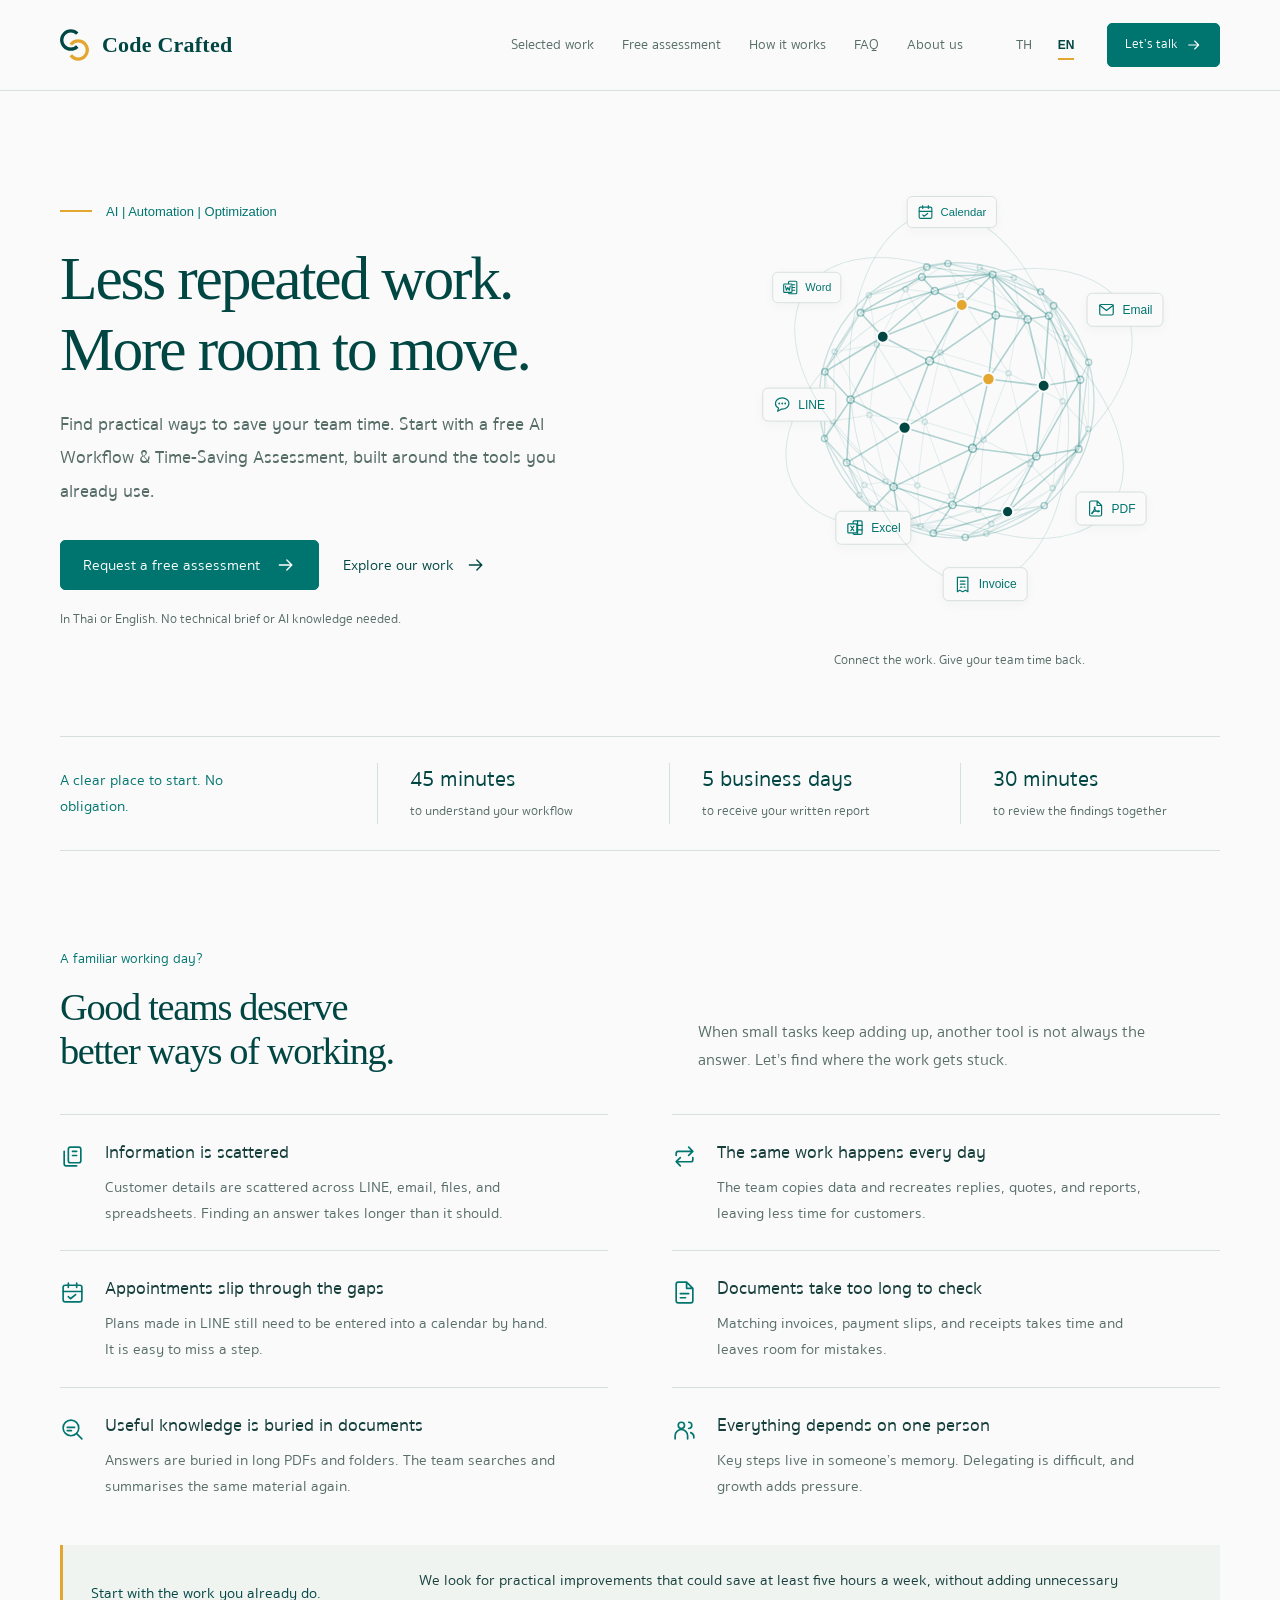
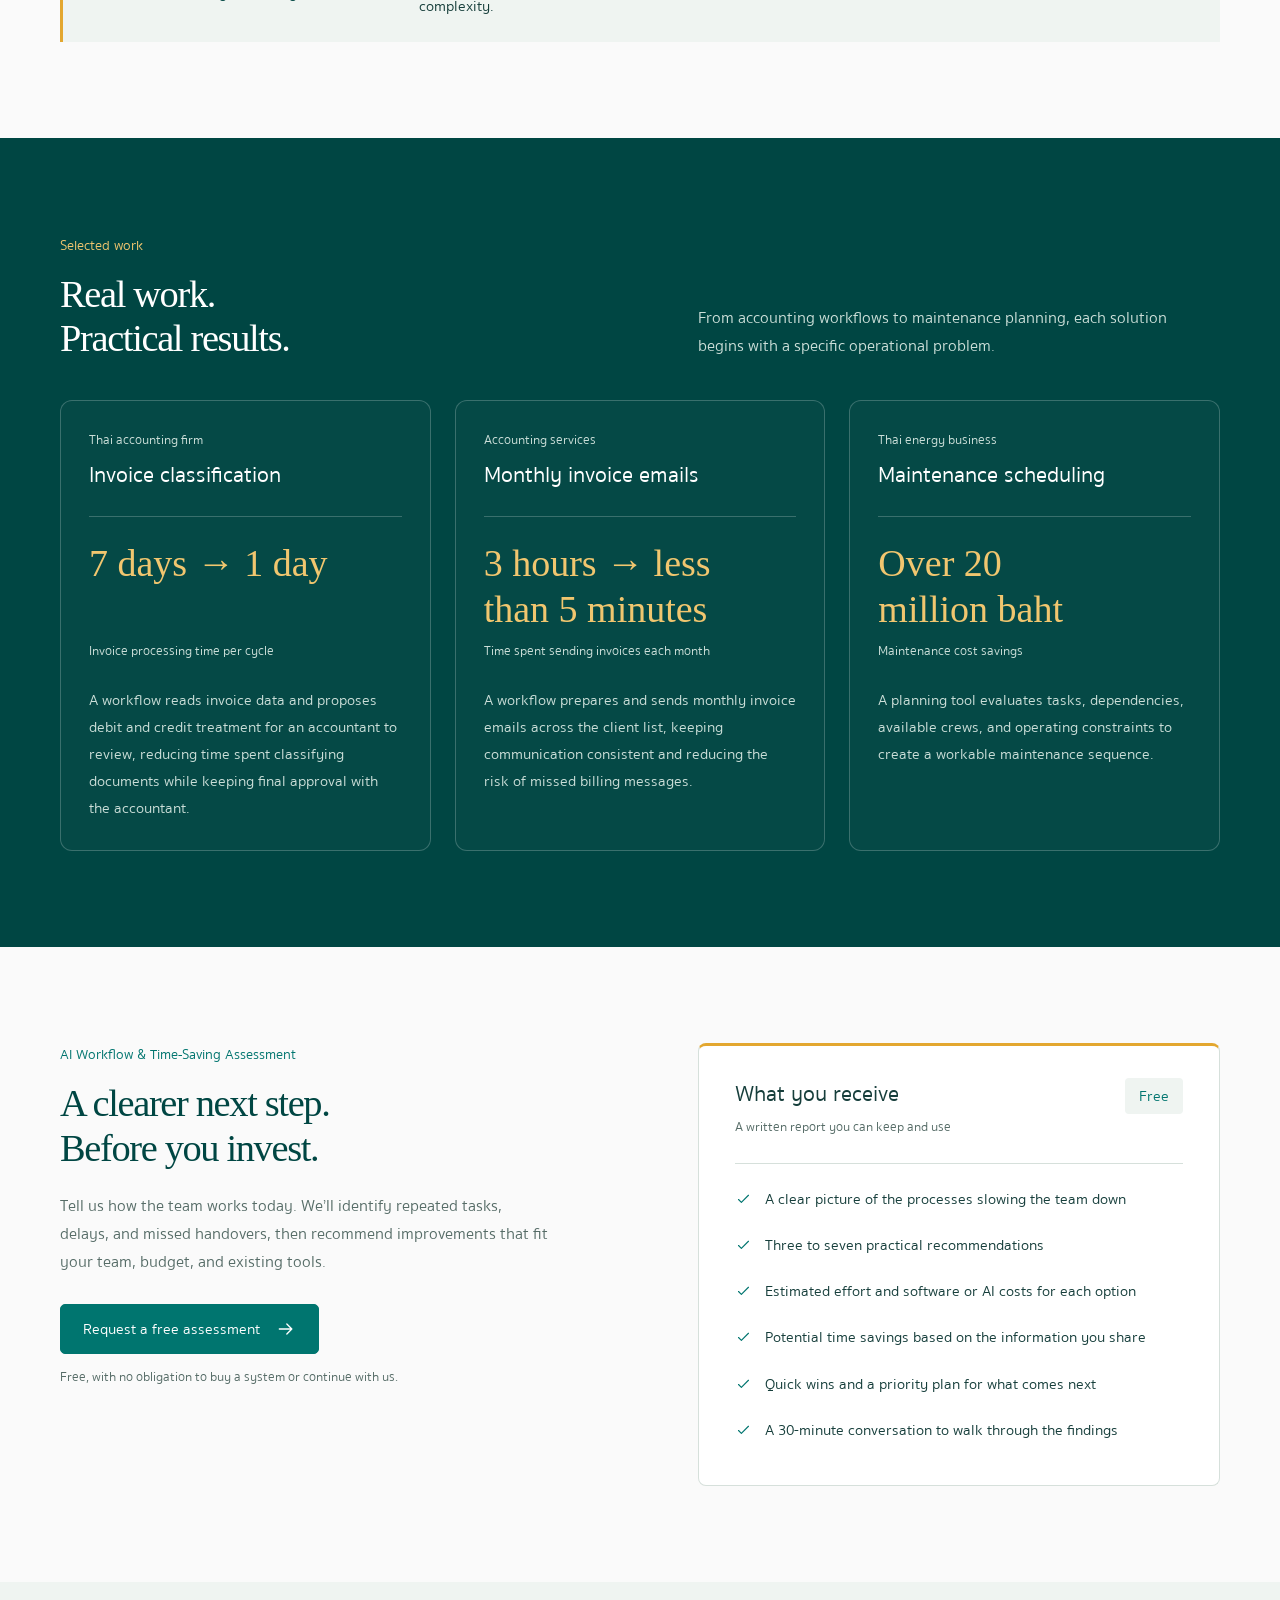
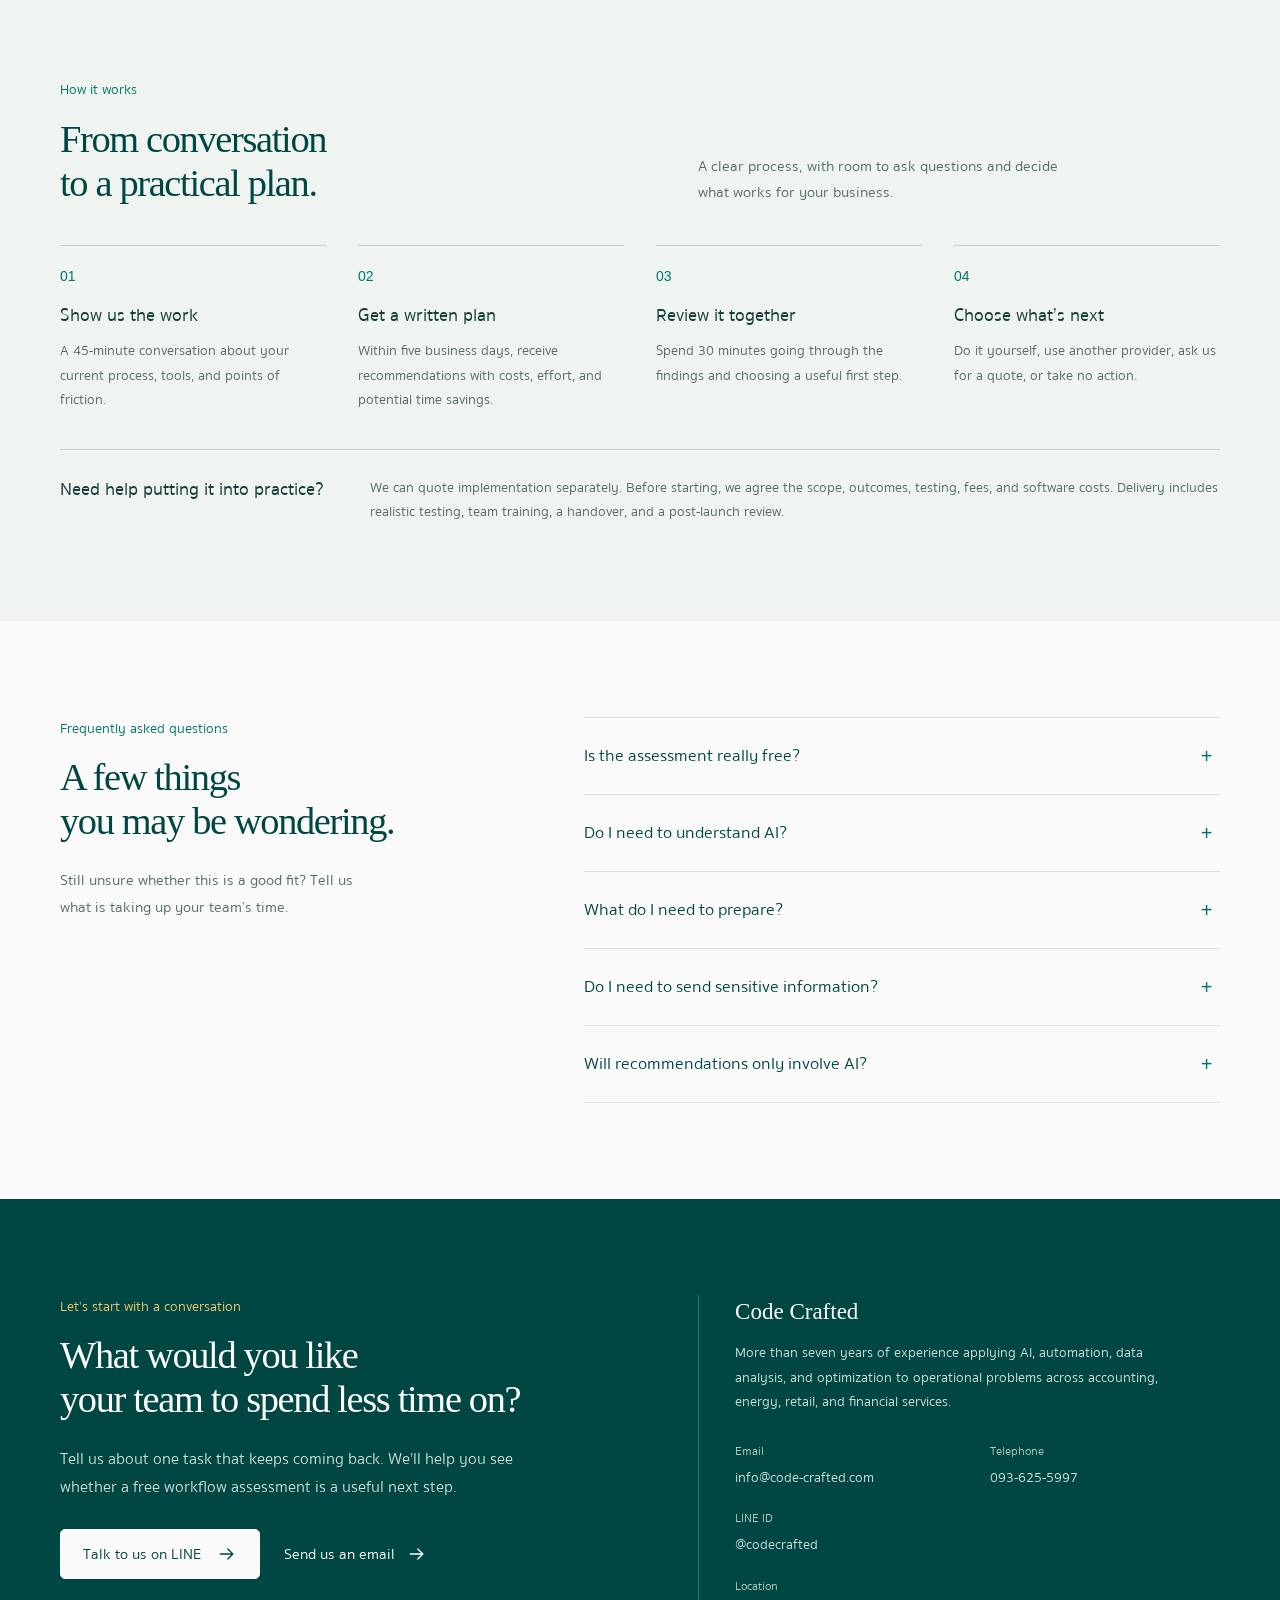
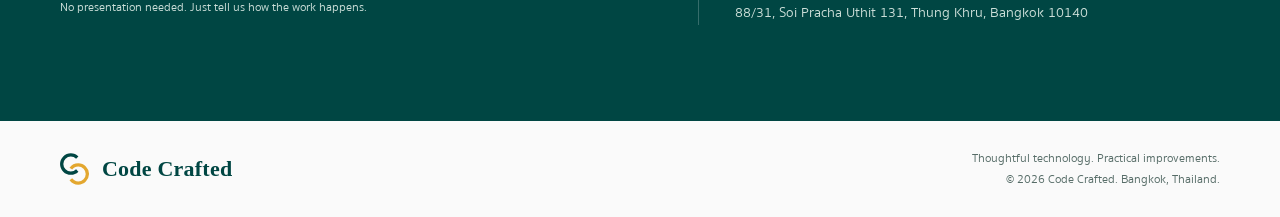
<file: site/index.html>
<!doctype html>
<html lang="th">
<head>
  <meta charset="utf-8">
  <meta name="viewport" content="width=device-width, initial-scale=1">
  <meta name="description" content="Code Crafted ช่วยธุรกิจลดงานซ้ำด้วย AI และ Automation เริ่มจากการประเมิน Workflow ฟรี พร้อมคำแนะนำที่เหมาะกับทีมและเครื่องมือที่ใช้อยู่">
  <meta name="theme-color" content="#004643">
  <title>Code Crafted | ลดงานซ้ำ เริ่มจากประเมิน Workflow ฟรี</title>
  <link rel="icon" href="assets/brand/favicon.svg" type="image/svg+xml">
  <link rel="preload" href="assets/fonts/sukhumvit-set.woff2" as="font" type="font/woff2" crossorigin>
  <link rel="stylesheet" href="css/style.css?v=nav-scroll-1">
  <script src="js/script.js?v=case-metric-20m" defer></script>
</head>
<body id="top">
  <a class="skip-link" href="#main-content"><span data-i18n="skip">ข้ามไปยังเนื้อหาหลัก</span></a>
  <svg class="sprite" xmlns="http://www.w3.org/2000/svg" aria-hidden="true"><defs>
    <symbol id="arrow" viewBox="0 0 24 24"><path d="M4 12h15m-6-6 6 6-6 6"/></symbol>
    <symbol id="check" viewBox="0 0 24 24"><path d="m5 12 4 4L19 6"/></symbol>
    <symbol id="menu" viewBox="0 0 24 24"><path d="M4 7h16M4 12h16M4 17h16"/></symbol>
    <symbol id="files" viewBox="0 0 24 24"><rect x="8" y="3" width="12" height="15" rx="2"/><path d="M4 7v12a2 2 0 0 0 2 2h10M12 7h4m-4 4h4"/></symbol>
    <symbol id="repeat" viewBox="0 0 24 24"><path d="m16 3 4 4-4 4M4 11V9a2 2 0 0 1 2-2h14M8 21l-4-4 4-4m12 0v2a2 2 0 0 1-2 2H4"/></symbol>
    <symbol id="calendar" viewBox="0 0 24 24"><rect x="3" y="5" width="18" height="16" rx="2"/><path d="M16 3v4M8 3v4M3 11h18m-13 5 2 2 5-4"/></symbol>
    <symbol id="document" viewBox="0 0 24 24"><path d="M14 2H6a2 2 0 0 0-2 2v16a2 2 0 0 0 2 2h12a2 2 0 0 0 2-2V8Zm0 0v6h6M8 13h8m-8 4h5"/></symbol>
    <symbol id="search" viewBox="0 0 24 24"><circle cx="10.5" cy="10.5" r="7.5"/><path d="m16 16 5 5m-14-11h7m-7 3h4"/></symbol>
    <symbol id="people" viewBox="0 0 24 24"><circle cx="9" cy="8" r="3"/><path d="M3 21v-3a6 6 0 0 1 12 0v3M16 5a3 3 0 0 1 0 6m2 4a5 5 0 0 1 3 5"/></symbol>
    <symbol id="tool-line" viewBox="0 0 24 24"><path d="M21 10.5c0 4.1-4 7.5-9 7.5h-1l-5 3 1-4.3C4.6 15.3 3 13 3 10.5 3 6.4 7 3 12 3s9 3.4 9 7.5Z"/><path d="M8 10.5h.01m4 0h.01m4 0h.01" stroke-width="2.5"/></symbol>
    <symbol id="tool-email" viewBox="0 0 24 24"><rect x="3" y="5" width="18" height="14" rx="2"/><path d="m3 6 9 7 9-7"/></symbol>
    <symbol id="tool-excel" viewBox="0 0 24 24"><rect x="9" y="3" width="12" height="18" rx="1.5"/><path d="M15 3v18m-6-12h12M9 15h12"/><rect x="2" y="7" width="12" height="12" rx="1" fill="var(--canvas)"/><path d="m6 10 4 6m0-6-4 6"/></symbol>
    <symbol id="tool-word" viewBox="0 0 24 24"><rect x="9" y="3" width="12" height="18" rx="1.5"/><path d="M14 8h4m-4 4h4m-4 4h4"/><rect x="2" y="7" width="12" height="12" rx="1" fill="var(--canvas)"/><path d="m4.5 10 1.5 6 2-4 2 4 1.5-6"/></symbol>
    <symbol id="tool-pdf" viewBox="0 0 24 24"><path d="M14 2H6a2 2 0 0 0-2 2v16a2 2 0 0 0 2 2h12a2 2 0 0 0 2-2V8Zm0 0v6h6"/><path d="M8 17c2-2 4-7 3-7-1.5 0 0 5 3 6s4-1 2-1-7 1-8 3-2 0 0-1Z"/></symbol>
    <symbol id="tool-invoice" viewBox="0 0 24 24"><path d="M5 3h14v19l-3-2-4 2-4-2-3 2Zm4 5h6m-6 4h6m-6 4h2m3 0h1"/></symbol>
  </defs></svg>
  <header class="site-header">
    <nav class="nav-shell container" aria-label="เมนูหลัก" data-i18n-aria="primaryNav">
      <a class="brand" href="#top" aria-label="Code Crafted"><img src="assets/brand/favicon.svg" width="29" height="32" alt=""><span class="brand-name">Code Crafted</span></a>
      <button class="menu-toggle" type="button" aria-expanded="false" aria-controls="main-nav" aria-label="เปิดหรือปิดเมนู" data-i18n-aria="menu"><svg class="icon" aria-hidden="true"><use href="#menu"></use></svg></button>
      <div class="nav-panel" id="main-nav">
        <div class="nav-links"><a href="#proof"><span data-i18n="navProof">ผลงานจริง</span></a><a href="#assessment"><span data-i18n="navAssessment">บริการประเมิน</span></a><a href="#process"><span data-i18n="navProcess">ขั้นตอน</span></a><a href="#faq"><span data-i18n="navFaq">คำถามที่พบบ่อย</span></a><a href="#about"><span data-i18n="navAbout">เราเป็นใคร</span></a></div>
        <div class="nav-actions">
          <div class="languages" role="group" aria-label="เลือกภาษา" data-i18n-aria="language"><button class="language-option" type="button" data-language="th" aria-pressed="true" lang="th">TH</button><button class="language-option" type="button" data-language="en" aria-pressed="false" lang="en">EN</button></div>
          <a class="button button-small" href="#contact"><span data-i18n="navContact">เริ่มพูดคุย</span><svg class="icon" aria-hidden="true"><use href="#arrow"></use></svg></a>
        </div>
      </div>
    </nav>
  </header>
  <main id="main-content">
    <section class="hero" aria-labelledby="hero-title">
      <div class="container">
        <div class="hero-grid">
          <div class="hero-copy">
            <p class="service-line" lang="en">AI | Automation | Optimization</p>
            <h1 id="hero-title" data-i18n-html="heroTitle">ลดงานซ้ำซาก<br>ให้ธุรกิจเดินหน้าได้มากขึ้น</h1>
            <p data-i18n="heroLead" class="hero-lead">คืนเวลาให้ทีม เริ่มจากการประเมิน AI Workflow &amp; Time-Saving ฟรี เพื่อปรับวิธีการทำงานได้ง่ายขึ้น ด้วยเครื่องมือที่คุณมีอยู่แล้ว</p>
            <div class="hero-actions"><a class="button" href="#contact"><span data-i18n="requestAssessment">ขอรับการประเมินฟรี</span><svg class="icon" aria-hidden="true"><use href="#arrow"></use></svg></a><a class="text-link" href="#proof"><span data-i18n="heroProof">ดูผลงานจริง</span><svg class="icon" aria-hidden="true"><use href="#arrow"></use></svg></a></div>
            <p data-i18n="heroNote" class="hero-note">ได้ทั้งไทยและอังกฤษ ไม่ต้องเตรียม Technical brief หรือเข้าใจ AI</p>
          </div>
          <div class="hero-art">
            <div class="globe-stage" aria-hidden="true">
              <img class="network-globe" src="assets/brand/workflow-network.svg" width="470" height="470" alt="">
              <div class="tool-orbit tool-orbit-one">
                <span class="art-label art-label-line"><svg class="icon"><use href="#tool-line"></use></svg>LINE</span>
                <span class="art-label art-label-email"><svg class="icon"><use href="#tool-email"></use></svg>Email</span>
                <span class="art-label art-label-excel"><svg class="icon"><use href="#tool-excel"></use></svg>Excel</span>
              </div>
              <div class="tool-orbit tool-orbit-two">
                <span class="art-label art-label-word"><svg class="icon"><use href="#tool-word"></use></svg>Word</span>
                <span class="art-label art-label-pdf"><svg class="icon"><use href="#tool-pdf"></use></svg>PDF</span>
              </div>
              <div class="tool-orbit tool-orbit-three">
                <span class="art-label art-label-calendar"><svg class="icon"><use href="#calendar"></use></svg>Calendar</span>
                <span class="art-label art-label-invoice"><svg class="icon"><use href="#tool-invoice"></use></svg>Invoice</span>
              </div>
            </div>
            <p data-i18n="artCaption" class="art-caption">เชื่อมงานให้ต่อเนื่อง คืนเวลาให้ทีม</p>
          </div>
        </div>
        <div class="hero-facts">
          <p data-i18n="factsIntro" class="facts-intro">เริ่มอย่างชัดเจน โดยไม่มีข้อผูกมัด</p>
          <div class="fact"><strong data-i18n="fact1Value">45 นาที</strong><span data-i18n="fact1Label">พูดคุยเพื่อเข้าใจงาน</span></div>
          <div class="fact"><strong data-i18n="fact2Value">5 วันทำการ</strong><span data-i18n="fact2Label">รับรายงานพร้อมคำแนะนำ</span></div>
          <div class="fact"><strong data-i18n="fact3Value">30 นาที</strong><span data-i18n="fact3Label">ทบทวนผลและตอบคำถาม</span></div>
        </div>
      </div>
    </section>
    <section class="section problems" id="problems" aria-labelledby="problems-title"><div class="container">
      <div class="section-heading"><div><span class="section-label" data-i18n="problemsKicker">วันทำงานของคุณมีลักษณะแบบนี้หรือเปล่า</span><h2 id="problems-title" data-i18n-html="problemsTitle">ทีมที่ดี ควรมี<br>วิธีทำงานที่คล่องตัวขึ้น</h2></div><p data-i18n="problemsLead">เมื่องานเล็ก ๆ รวมกันจนกลายเป็นภาระ การเพิ่มเครื่องมืออาจไม่ใช่คำตอบเสมอไป ลองเริ่มจากหาว่างานติดขัดตรงไหน</p></div>
      <div class="problem-grid"><article class="problem"><svg class="icon" aria-hidden="true"><use href="#files"></use></svg><div><h3 data-i18n="problem1Title">ข้อมูลกระจายหลายที่</h3><p data-i18n="problem1Body">ข้อมูลลูกค้าและงานกระจายอยู่ใน LINE อีเมล ไฟล์ และ Spreadsheet จนทีมเสียเวลาค้นหาและลูกค้าต้องรอคำตอบ</p></div></article>
<article class="problem"><svg class="icon" aria-hidden="true"><use href="#repeat"></use></svg><div><h3 data-i18n="problem2Title">ทำเรื่องเดิมซ้ำทุกวัน</h3><p data-i18n="problem2Body">คัดลอกข้อมูล เขียนคำตอบ ใบเสนอราคา และรายงานเดิมซ้ำ ๆ จนเหลือเวลาดูแลลูกค้าน้อยลง</p></div></article>
<article class="problem"><svg class="icon" aria-hidden="true"><use href="#calendar"></use></svg><div><h3 data-i18n="problem3Title">นัดหมายและงานติดตามตกหล่น</h3><p data-i18n="problem3Body">คุยนัดหมายใน LINE แต่ต้องนำไปใส่ Calendar เอง ทำให้มีโอกาสลืมและพลาดนัด</p></div></article>
<article class="problem"><svg class="icon" aria-hidden="true"><use href="#document"></use></svg><div><h3 data-i18n="problem4Title">เอกสารใช้เวลาตรวจนาน</h3><p data-i18n="problem4Body">ตรวจสอบใบแจ้งหนี้ สลิป และใบเสร็จด้วยมือ ใช้เวลามากและเสี่ยงผิดพลาด</p></div></article>
<article class="problem"><svg class="icon" aria-hidden="true"><use href="#search"></use></svg><div><h3 data-i18n="problem5Title">ความรู้สำคัญซ่อนอยู่ในเอกสาร</h3><p data-i18n="problem5Body">คำตอบอยู่ใน PDF ยาว ๆ และไฟล์หลายที่ ทีมจึงต้องค้น อ่าน และสรุปใหม่ทุกครั้ง</p></div></article>
<article class="problem"><svg class="icon" aria-hidden="true"><use href="#people"></use></svg><div><h3 data-i18n="problem6Title">ทุกอย่างขึ้นอยู่กับคนเดียว</h3><p data-i18n="problem6Body">ขั้นตอนสำคัญขึ้นอยู่กับคนๆ เดียว ถ้าขาดคนนี้ไป ธุรกิจจะไปต่อย่างไร</p></div></article>
</div>
      <div class="approach-note"><strong data-i18n="approachTitle">เริ่มจากงานที่ทีมทำอยู่จริง</strong><span data-i18n="approachBody">มองหาโอกาสที่อาจช่วยประหยัดเวลาได้อย่างน้อย 5 ชั่วโมงต่อสัปดาห์ โดยไม่เพิ่มความซับซ้อน</span></div>
    </div></section>
    <section class="section proof" id="proof" aria-labelledby="proof-title"><div class="container">
      <div class="section-heading"><div><span data-i18n="proofKicker" class="section-label">ผลงานจากการแก้งานจริง</span><h2 id="proof-title" data-i18n-html="proofTitle">เริ่มจากปัญหาจริง<br>สู่ผลลัพธ์ที่ใช้ได้จริง</h2></div><p data-i18n="proofIntro">ตั้งแต่งานบัญชีไปจนถึงแผนซ่อมบำรุง ทุกงานเริ่มจากการเข้าใจปัญหาเฉพาะของธุรกิจ</p></div>
      <div class="case-list">
        <article class="case">
          <header class="case-heading"><p data-i18n="case1Sector" class="case-sector">สำนักงานบัญชี</p><h3 data-i18n="case1Title" class="case-title">จัดประเภทใบแจ้งหนี้</h3></header>
          <div class="case-outcome"><span data-i18n="case1Metric" class="case-result">7 วัน → 1 วัน</span><span data-i18n="case1Result" class="case-unit">ระยะเวลาจัดการใบแจ้งหนี้ต่อรอบ</span></div>
          <p data-i18n="case1Body" class="case-body">Workflow อ่านข้อมูลจากใบแจ้งหนี้และเสนอรายการเดบิตเครดิตให้นักบัญชีตรวจสอบ ช่วยลดเวลาจัดประเภทเอกสาร โดยนักบัญชียังเป็นผู้อนุมัติขั้นสุดท้าย</p>
        </article>
        <article class="case">
          <header class="case-heading"><p data-i18n="case2Sector" class="case-sector">สำนักงานบัญชี</p><h3 data-i18n="case2Title" class="case-title">ส่งอีเมลใบแจ้งหนี้รายเดือน</h3></header>
          <div class="case-outcome"><span data-i18n="case2Metric" class="case-result">3 ชั่วโมง → น้อยกว่า 5 นาที</span><span data-i18n="case2Result" class="case-unit">เวลาที่ใช้ส่งใบแจ้งหนี้ในแต่ละเดือน</span></div>
          <p data-i18n="case2Body" class="case-body">ระบบเตรียมและส่งอีเมลใบแจ้งหนี้ตามรอบให้ลูกค้าทั้งหมด ช่วยให้การสื่อสารสม่ำเสมอ และลดความเสี่ยงจากการตกหล่น</p>
        </article>
        <article class="case">
          <header class="case-heading"><p data-i18n="case3Sector" class="case-sector">ธุรกิจพลังงานไทย</p><h3 data-i18n="case3Title" class="case-title">วางแผนงานซ่อมบำรุง</h3></header>
          <div class="case-outcome"><span data-i18n="case3Metric" class="case-result">มากกว่า 20 ล้านบาท</span><span data-i18n="case3Result" class="case-unit">ต้นทุนงานซ่อมบำรุงที่ประหยัดได้</span></div>
          <p data-i18n="case3Body" class="case-body">ระบบวิเคราะห์งานซ่อม ลำดับก่อนหลัง ด้วยข้อจำกัดหน้างาน เช่น จำนวนคน, เวลาที่จำกัด เป็นต้น เพื่อสร้างแผนดำเนินงานที่นำไปใช้ต่อได้</p>
        </article>
      </div>
    </div></section>
    <section class="section assessment" id="assessment" aria-labelledby="assessment-title"><div class="container">
      <div class="assessment-grid"><div class="assessment-copy">
        <span data-i18n="assessmentKicker" class="section-label">AI Workflow &amp; Time-Saving Assessment</span><h2 id="assessment-title" data-i18n-html="assessmentTitle">เห็นทางเลือกที่ชัดขึ้น<br>ก่อนลงทุนกับระบบ</h2>
        <p data-i18n="assessmentIntro">เล่าให้เราฟังว่าทีมทำงานอย่างไร เราจะช่วยหางานซ้ำ จุดที่ล่าช้า และงานที่ตกหล่น พร้อมแนะนำวิธีปรับปรุงที่เหมาะกับทีม งบประมาณ และเครื่องมือที่ใช้อยู่จริง</p>
        <a class="button" href="#contact"><span data-i18n="requestAssessment">ขอรับการประเมินฟรี</span><svg class="icon" aria-hidden="true"><use href="#arrow"></use></svg></a><p data-i18n="assessmentPromise" class="assessment-note">ประเมินฟรี ไม่มีข้อผูกมัดให้ซื้อระบบหรือบริการต่อ</p>
      </div><aside class="report" aria-labelledby="deliverables-title">
        <div class="report-head"><div><h3 id="deliverables-title" data-i18n="deliverablesTitle">สิ่งที่คุณจะได้รับ</h3><p data-i18n="reportSubtitle">รายงานเป็นลายลักษณ์อักษร เก็บไว้ใช้ต่อได้</p></div><span data-i18n="price" class="free-label">ฟรี</span></div>
        <ul class="check-list"><li><svg class="icon" aria-hidden="true"><use href="#check"></use></svg><span data-i18n="deliverable1">สรุปงานและขั้นตอนที่กำลังทำให้ทีมช้าลง</span></li><li><svg class="icon" aria-hidden="true"><use href="#check"></use></svg><span data-i18n="deliverable2">คำแนะนำที่นำไปใช้ได้จริง 3 ถึง 7 ข้อ</span></li><li><svg class="icon" aria-hidden="true"><use href="#check"></use></svg><span data-i18n="deliverable3">ประมาณการค่าใช้จ่ายของ AI หรือ เครื่องมือ ที่เหมาะสมของแต่ละทางเลือก</span></li><li><svg class="icon" aria-hidden="true"><use href="#check"></use></svg><span data-i18n="deliverable4">ประมาณการเวลาที่อาจประหยัดได้จากข้อมูลที่คุณให้</span></li><li><svg class="icon" aria-hidden="true"><use href="#check"></use></svg><span data-i18n="deliverable5">แผนแยก Quick win ออกจากงานปรับปรุงระยะถัดไป</span></li><li><svg class="icon" aria-hidden="true"><use href="#check"></use></svg><span data-i18n="deliverable6">ประชุมอธิบายวิธีการแก้ปัญหา 30 นาที</span></li></ul>
      </aside></div>
    </div></section>
    <section class="section process" id="process" aria-labelledby="process-title"><div class="container">
      <div class="process-heading"><div><span data-i18n="processKicker" class="section-label">วิธีการทำงาน</span><h2 id="process-title" data-i18n-html="processTitle">จากบทสนทนา<br>สู่แผนที่ลงมือทำได้</h2></div><p data-i18n="processLead">ขั้นตอนชัดเจน มีเวลาให้ถาม และเลือกสิ่งที่เหมาะกับธุรกิจของคุณ</p></div>
      <ol class="steps"><li><h3 data-i18n="step1Title">เล่าว่าทีมทำงานอย่างไร</h3><p data-i18n="step1Body">คุยกัน 45 นาที เพื่อเข้าใจขั้นตอน เครื่องมือที่ใช้ และจุดที่งานเริ่มติดขัด</p></li><li><h3 data-i18n="step2Title">รับแผนเป็นลายลักษณ์อักษร</h3><p data-i18n="step2Body">ภายใน 5 วันทำการ รับคำแนะนำพร้อมค่าใช้จ่าย ความยาก และเวลาที่อาจประหยัดได้</p></li><li><h3 data-i18n="step3Title">ทบทวนผลร่วมกัน</h3><p data-i18n="step3Body">คุยกัน 30 นาที เพื่ออธิบายผล ตอบคำถาม และหาจุดเริ่มต้นที่เหมาะกับธุรกิจ</p></li><li><h3 data-i18n="step4Title">เลือกทางเดินต่อ</h3><p data-i18n="step4Body">ทำเอง ใช้ผู้ให้บริการอื่น ขอใบเสนอราคาจากเรา หรือยังไม่ทำอะไรเลยก็ได้</p></li></ol>
      <div class="implementation-note"><h3 data-i18n="implementationTitle">อยากให้ช่วยลงมือทำต่อ?</h3><p data-i18n="implementationBody">เราสามารถเสนอราคางานพัฒนาแยกต่างหาก โดยตกลงขอบเขต ผลลัพธ์ วิธีทดสอบ ค่าบริการ และค่า Software ให้ชัดเจนก่อนเริ่ม พร้อมทดสอบกับงานจริง อบรมทีม ส่งมอบ และทบทวนหลังเปิดใช้</p></div>
    </div></section>
    <section class="section faq" id="faq" aria-labelledby="faq-title"><div class="container faq-grid">
      <div class="faq-intro"><span data-i18n="faqKicker" class="section-label">คำถามที่พบบ่อย</span><h2 id="faq-title" data-i18n-html="faqTitle">รู้รายละเอียด<br>ก่อนตัดสินใจ</h2><p data-i18n="faqLead">ยังไม่แน่ใจว่าเหมาะกับธุรกิจหรือไม่ เล่าให้เราฟังได้ว่างานไหนกำลังใช้เวลาของทีม</p></div>
      <div class="faq-list"><details><summary><span data-i18n="faq1Q">การประเมินฟรีจริงหรือไม่</span><span class="disclosure-icon" aria-hidden="true"></span></summary><p data-i18n="faq1A">ฟรี ไม่มีค่าประเมิน และไม่มีข้อผูกมัดให้ซื้อบริการอื่นต่อ</p></details><details><summary><span data-i18n="faq2Q">ต้องเข้าใจ AI ก่อนหรือไม่</span><span class="disclosure-icon" aria-hidden="true"></span></summary><p data-i18n="faq2A">ไม่ต้อง เราคุยเรื่องธุรกิจด้วยภาษาที่เข้าใจง่าย และอธิบายว่าทางเลือกแต่ละแบบทำอะไร มีค่าใช้จ่ายอะไร และทีมต้องปรับอะไรบ้าง</p></details><details><summary><span data-i18n="faq3Q">ต้องเตรียมอะไรบ้าง</span><span class="disclosure-icon" aria-hidden="true"></span></summary><p data-i18n="faq3A">เตรียมเล่าว่าวันทำงานปกติเป็นอย่างไร งานไหนทำซ้ำ งานไหนล่าช้า และทีมใช้เครื่องมืออะไร ไม่ต้องทำ Presentation หรือ Technical brief</p></details><details><summary><span data-i18n="faq4Q">ต้องส่งข้อมูลสำคัญหรือไม่</span><span class="disclosure-icon" aria-hidden="true"></span></summary><p data-i18n="faq4A">การประเมินฟรีไม่ต้องใช้รหัสผ่านหรือเอกสารลูกค้าเป็นค่าเริ่มต้น เราเริ่มจากคำอธิบาย Workflow และตัวอย่างที่ไม่อ่อนไหวได้</p></details><details><summary><span data-i18n="faq5Q">คำแนะนำจะเป็น AI อย่างเดียวหรือไม่</span><span class="disclosure-icon" aria-hidden="true"></span></summary><p data-i18n="faq5A">ไม่เสมอไป เราอาจแนะนำ AI, Automation, Software ที่ง่ายกว่า หรือการปรับขั้นตอนการทำงาน</p></details></div>
    </div></section>
    <section class="contact" id="contact" aria-labelledby="contact-title"><div class="container contact-grid">
      <div class="contact-intro"><span data-i18n="contactLabel" class="section-label">เริ่มจากบทสนทนา</span><h2 id="contact-title" data-i18n-html="contactTitle">อยากให้ทีมใช้เวลา<br>กับงานไหนน้อยลง?</h2><p data-i18n="contactLead">เริ่มจากเล่างานหนึ่งอย่างที่ต้องทำซ้ำ เราจะช่วยดูว่าการประเมิน Workflow ฟรี น่าจะเป็นจุดเริ่มต้นที่เหมาะกับคุณหรือไม่</p>
        <div class="contact-actions"><a class="button button-light" href="https://line.me/R/ti/p/@codecrafted" target="_blank" rel="noopener noreferrer"><span data-i18n="contactLine">พูดคุยผ่าน LINE</span><svg class="icon" aria-hidden="true"><use href="#arrow"></use></svg></a><a class="text-link" href="mailto:info@code-crafted.com"><span data-i18n="contactEmail">ส่งอีเมลถึงเรา</span><svg class="icon" aria-hidden="true"><use href="#arrow"></use></svg></a></div>
        <p data-i18n="contactReassurance" class="contact-reassurance">ไม่ต้องเตรียม Presentation แค่เล่าว่างานเกิดขึ้นอย่างไร</p>
      </div>
      <div class="contact-details" id="about"><h3>Code Crafted</h3><p data-i18n="aboutBody1">ประสบการณ์กว่า 7 ปีในการใช้ AI, Automation, Data Analysis และ Optimization แก้ปัญหาการทำงานจริงในธุรกิจบัญชี พลังงาน ค้าปลีก และบริการทางการเงิน</p>
        <address><dl><div><dt data-i18n="emailLabel">อีเมล</dt><dd><a href="mailto:info@code-crafted.com">info@code-crafted.com</a></dd></div><div><dt data-i18n="phoneLabel">โทรศัพท์</dt><dd><a href="tel:+66671759695">093-625-5997</a></dd></div><div><dt>LINE ID</dt><dd><a href="https://line.me/R/ti/p/@codecrafted" target="_blank" rel="noopener noreferrer">@codecrafted</a></dd></div><div class="contact-address"><dt data-i18n="locationLabel">ที่ตั้ง</dt><dd data-i18n="locationAddress">88/31 ซอยประชาอุทิศ 131 แขวงทุ่งครุ เขตทุ่งครุ กรุงเทพมหานคร 10140</dd></div></dl></address>
      </div>
    </div></section>
  </main>
  <footer><div class="container footer-inner"><a class="brand" href="#top" aria-label="Code Crafted"><img src="assets/brand/favicon.svg" width="29" height="32" alt=""><span class="brand-name">Code Crafted</span></a><p><span data-i18n="footerStatement">เทคโนโลยีที่คิดอย่างรอบด้าน เพื่อให้ได้งานที่มีประสิทธิภาพ</span><br>© 2026 Code Crafted. Bangkok, Thailand.</p></div></footer>
</body>
</html>
</file>
<file: site/css/style.css>
@font-face{font-family:"Sukhumvit Set";src:url("../assets/fonts/sukhumvit-set.woff2") format("woff2");font-style:normal;font-weight:100 900;font-display:swap}

:root{--brand:#004643;--primary:#00756f;--gold:#e3a72f;--canvas:#fafafa;--surface:#eff4f1;--ink:#163e3b;--muted:#566c67;--line:#d6e0db;--page:min(1160px,calc(100% - 80px))}

/* Spatial roles use a 4px base: 12px for supporting copy, 24px within
   groups, 48–64px between columns, and 64–96px between sections. */
:root{--support-gap:12px;--group-gap:24px;--column-gap:64px;--section-space:96px}

*{box-sizing:border-box}
html{scroll-behavior:smooth;scroll-padding-top:100px}
body{margin:0;background:var(--canvas);color:var(--ink);font-family:"Sukhumvit Set",Arial,sans-serif;font-size:16px;line-height:1.75;-webkit-font-smoothing:antialiased}
h1,h2,h3,p{margin:0}
h1,h2,h3{font-weight:600;text-wrap:balance}
h1,h2{color:var(--brand);line-height:1.35;letter-spacing:-.025em}
h1{font-size:clamp(38px,4vw,55px)}
h2{font-size:clamp(30px,3vw,42px)}
h3{font-size:20px;line-height:1.5}
html[lang=en] h1,html[lang=en] h2{font-family:Georgia,"Times New Roman",serif;font-weight:400;line-height:1.15;letter-spacing:-.035em}
html[lang=en] h1{font-size:clamp(44px,4.8vw,66px)}
a{color:inherit;text-underline-offset:5px}
button{font:inherit;cursor:pointer}
a,button,summary{touch-action:manipulation}
button:focus-visible,a:focus-visible,summary:focus-visible{outline:3px solid var(--primary);outline-offset:4px;box-shadow:0 0 0 4px var(--canvas)}
::selection{background:#e3a72f55;color:var(--brand)}

.container{width:var(--page);margin-inline:auto}
.sprite{position:absolute;width:0;height:0;overflow:hidden}
.icon{width:20px;height:20px;fill:none;stroke:currentColor;stroke-width:1.6;stroke-linecap:round;stroke-linejoin:round;flex:none}
.skip-link{position:fixed;z-index:50;top:8px;left:8px;padding:12px 20px;background:white;transform:translateY(-160%)}
.skip-link:focus{transform:none}

.site-header{position:sticky;top:0;z-index:20;background:var(--canvas);border-bottom:1px solid var(--line);transition:transform .2s ease}
.site-header.is-hidden{transform:translateY(-100%)}
.nav-shell{display:flex;align-items:center;justify-content:space-between;gap:32px;min-height:90px}
.brand{display:inline-flex;align-items:center;gap:13px;text-decoration:none;white-space:nowrap}
.brand img{display:block;width:29px;height:32px}
.brand-name{font-family:Georgia,"Times New Roman",serif;color:var(--brand);font-size:22px;font-weight:700;letter-spacing:.01em}
.nav-panel,.nav-links,.nav-actions,.languages{display:flex;align-items:center}
.nav-panel{gap:28px;margin-left:auto}
.nav-links{position:relative;isolation:isolate;gap:4px}
.nav-links a{position:relative;display:flex;align-items:center;min-height:44px;padding:0 12px;border-radius:5px;font-size:14px;text-decoration:none;color:var(--muted);transition:color .15s}
.nav-links a:hover,.nav-links a:focus-visible{color:var(--brand);background:var(--surface)}
.nav-links a[aria-current=location]{color:var(--brand);font-weight:600;text-decoration:underline;text-decoration-color:var(--gold);text-decoration-thickness:2px;text-underline-offset:7px}
.nav-highlight{position:absolute;z-index:-1;inset:0 auto auto 0;width:var(--highlight-width,0px);height:var(--highlight-height,44px);border-radius:5px;background:var(--surface);opacity:0;pointer-events:none;transform:translate(var(--highlight-x,0px),var(--highlight-y,0px));transition:transform .24s cubic-bezier(.16,1,.3,1),width .24s cubic-bezier(.16,1,.3,1),opacity .15s}
.nav-links.has-highlight .nav-highlight{opacity:1}
.nav-links.has-highlight a:hover,.nav-links.has-highlight a:focus-visible{background:transparent}
.text-link:hover{color:var(--primary);text-decoration:underline}
.nav-actions{gap:20px}
.languages{gap:0}
.language-option{border:0;background:transparent;color:var(--muted);min-width:42px;min-height:44px;font:500 12px Arial,sans-serif;position:relative}
.language-option[aria-pressed=true]{color:var(--brand);font-weight:700}
.language-option[aria-pressed=true]::after{content:"";position:absolute;bottom:7px;height:2px;background:var(--gold);left:13px;right:13px}
.menu-toggle{display:none}

.button{display:inline-flex;align-items:center;justify-content:center;gap:16px;min-height:50px;padding:12px 22px;background:var(--primary);color:white;border:1px solid var(--primary);border-radius:5px;font-size:15px;font-weight:500;text-decoration:none;line-height:1.5;transition:background .2s,border-color .2s}
.button:hover{background:var(--brand);border-color:var(--brand)}
.button-small{min-height:44px;padding:9px 17px;font-size:13px}
.nav-actions .button{gap:8px}
.nav-actions .button .icon{width:16px;height:16px;transition:transform .2s cubic-bezier(.16,1,.3,1)}
.nav-actions .button:hover .icon,.nav-actions .button:focus-visible .icon{transform:translateX(3px)}
.text-link{display:inline-flex;align-items:center;gap:12px;min-height:44px;color:var(--brand);font-size:15px;font-weight:500;text-decoration:none}

.hero{padding-top:72px}
.hero-grid{display:grid;grid-template-columns:minmax(0,1.1fr) minmax(0,1fr);align-items:center;gap:var(--column-gap);min-height:490px;padding-bottom:64px}
.service-line{display:flex;align-items:center;gap:14px;margin-bottom:24px;font:13px Arial,sans-serif;color:var(--primary)}
.service-line::before{content:"";width:32px;height:2px;background:var(--gold)}
.hero h1{margin-bottom:24px}
.hero-lead{max-width:520px;font-size:18px;color:var(--muted);line-height:1.85}
.hero-actions{display:flex;align-items:center;gap:24px;flex-wrap:wrap;margin-top:32px}
.hero-note{font-size:13px;color:var(--muted);margin-top:18px}
.hero-art{position:relative;align-self:stretch;display:flex;flex-direction:column;justify-content:center;align-items:center;min-height:420px;isolation:isolate}
.globe-stage{position:relative;display:flex;align-items:center;justify-content:center;width:100%;max-width:470px;aspect-ratio:1;overflow:clip}
.network-globe{width:74%;height:auto;aspect-ratio:1.11;overflow:visible}
.tool-orbit{position:absolute;inset:0;transform:rotate(var(--orbit-angle));pointer-events:none}
.tool-orbit::before{content:"";position:absolute;inset:27% 10%;border:1px solid #00756f24;border-radius:50%}
.tool-orbit-one{--orbit-angle:-28deg;--counter-angle:28deg}
.tool-orbit-two{--orbit-angle:36deg;--counter-angle:-36deg}
.tool-orbit-three{--orbit-angle:82deg;--counter-angle:-82deg}
/* All badges follow the same ellipse as their track; counter-rotation keeps text upright. */
.art-label{position:absolute;left:0;top:0;display:inline-flex;align-items:center;gap:7px;font:12px Arial,sans-serif;white-space:nowrap;color:var(--primary);background:var(--canvas);padding:7px 10px;border:1px solid var(--line);border-radius:6px;box-shadow:0 3px 12px #00464309;offset-path:ellipse(40% 23% at 50% 50%);offset-distance:var(--phase);offset-rotate:0deg;transform:rotate(var(--counter-angle)) scale(var(--tool-scale,1));animation:tool-orbit-drift var(--drift-duration,9s) ease-in-out var(--drift-delay,0s) infinite alternate}
.art-label .icon{width:18px;height:18px}
.art-label-line{--phase:59%;--drift-delay:-4s}
.art-label-email{--phase:0%;--drift-duration:11s;--drift-delay:-7s}
.art-label-excel{--phase:40%;--drift-duration:10s;--drift-delay:-2s}
.art-label-word{--phase:50%;--tool-scale:.92;--drift-duration:12s;--drift-delay:-8s}
.art-label-pdf{--phase:0%;--drift-delay:-3s}
.art-label-calendar{--phase:52%;--tool-scale:.94;--drift-duration:11s;--drift-delay:-5s}
.art-label-invoice{--phase:0%;--drift-duration:10s;--drift-delay:-6s}
.globe-stage:hover .art-label{animation-play-state:paused}
@keyframes tool-orbit-drift{to{offset-distance:calc(var(--phase) + 3%)}}
.art-caption{color:var(--muted);font-size:13px;margin-top:16px;text-align:center}

.hero-facts{display:grid;grid-template-columns:1.1fr repeat(3,1fr);gap:32px;align-items:center;border-block:1px solid var(--line);padding:26px 0}
.facts-intro{color:var(--primary);font-size:15px;font-weight:600;max-width:190px}
.fact{border-left:1px solid var(--line);padding-left:32px}
.fact strong{display:block;color:var(--brand);font-size:22px;line-height:1.5;font-weight:500}
.fact span{font-size:13px;color:var(--muted)}

.section{padding:var(--section-space) 0}
.section-heading{display:grid;grid-template-columns:minmax(0,1.1fr) minmax(0,1fr);gap:var(--column-gap);align-items:end;margin-bottom:40px}
.section-heading>p{max-width:470px;color:var(--muted)}
.section-label{display:block;color:var(--primary);font-size:14px;margin-bottom:14px;font-weight:500}
.problem-grid{display:grid;grid-template-columns:1fr 1fr;column-gap:64px}
.problem{display:flex;gap:20px;border-top:1px solid var(--line);padding:24px 0}
.problem>.icon{color:var(--primary);width:25px;height:25px;margin-top:5px}
.problem h3{font-size:18px;margin-bottom:8px}
.problem p{font-size:15px;color:var(--muted);max-width:450px}
.approach-note{display:flex;align-items:center;gap:20px;padding:22px 28px;border-left:3px solid var(--gold);background:var(--surface);margin-top:22px;font-size:15px}
.approach-note strong{font-weight:600;color:var(--brand);flex:0 0 28%}

.proof{background:var(--brand);color:white}
.proof h2{color:white}
.proof .section-label{color:#f1c66f}
.proof .section-heading>p{color:#ccdfd9}
.case-list{display:grid;grid-template-columns:repeat(3,minmax(0,1fr));gap:24px}
.case{display:grid;grid-template-rows:subgrid;grid-row:span 3;row-gap:24px;min-width:0;padding:28px;border:1px solid #ffffff36;border-radius:12px;background:#ffffff05}
.case-heading{display:grid;align-content:start;gap:8px}
.case-sector{font-size:13px;color:#ccdfd9}
.case-title{font-size:22px;font-weight:500;line-height:1.45;text-wrap:balance}
.case-outcome{display:flex;flex-direction:column;justify-content:space-between;gap:8px;border-top:1px solid #ffffff36;padding-top:24px}
.case-result{display:block;color:#f1c66f;font:400 38px/1.2 Georgia,serif;text-wrap:balance}
.case-unit{display:block;color:#ccdfd9;font-size:13px}
summary::-webkit-details-marker{display:none}
.disclosure-icon{display:grid;place-items:center;border:1px solid currentColor;border-radius:50%;width:27px;height:27px;color:#ccdfd9;font:20px/1 Arial,sans-serif}
.disclosure-icon::before{content:"+"}
details[open] .disclosure-icon::before{content:"−"}
.case-body{color:#ccdfd9;font-size:15px;line-height:1.8}

.assessment-grid{display:grid;grid-template-columns:minmax(0,1.1fr) minmax(0,1fr);gap:var(--column-gap);align-items:start}
.assessment-copy>p{color:var(--muted);margin-top:22px;max-width:490px}
.assessment-copy .button{margin-top:28px}
.assessment-copy .assessment-note{font-size:13px;margin-top:var(--support-gap)}
.report{background:white;padding:32px 36px;border:1px solid var(--line);border-top:3px solid var(--gold);border-radius:8px}
.report-head{display:flex;justify-content:space-between;gap:20px;align-items:start;padding-bottom:24px;border-bottom:1px solid var(--line)}
.report-head h3{font-size:22px;font-weight:500}
.report-head p{font-size:13px;color:var(--muted);margin-top:5px}
.free-label{color:var(--primary);background:var(--surface);padding:5px 14px;border-radius:4px;font-size:15px;flex:none}
.check-list{list-style:none;margin:0;padding:12px 0 0}
.check-list li{display:flex;align-items:start;gap:13px;padding:10px 0;font-size:15px}
.check-list .icon{width:17px;height:17px;color:var(--primary);margin-top:5px}
.assessment-rationale{margin-top:36px;border-top:1px solid var(--line);padding-top:24px;color:var(--muted);font-size:13px}

.process{background:var(--surface)}
.process-heading{display:grid;grid-template-columns:minmax(0,1.1fr) minmax(0,1fr);gap:var(--column-gap);align-items:end;margin-bottom:40px}
.process-heading p{color:var(--muted);font-size:15px;max-width:380px}
.steps{display:grid;grid-template-columns:repeat(4,1fr);gap:32px;list-style:none;margin:0;padding:0;counter-reset:steps}
.steps li{border-top:1px solid #bed0c7;padding-top:22px;counter-increment:steps}
.steps li::before{content:counter(steps,decimal-leading-zero);display:block;color:var(--primary);font:14px Arial,sans-serif;margin-bottom:18px}
.steps h3{font-size:18px;margin-bottom:10px}
.steps p{color:var(--muted);font-size:14px}
.implementation-note{display:flex;align-items:start;gap:32px;border-top:1px solid #bed0c7;margin-top:36px;padding-top:26px}
.implementation-note h3{font-size:18px;flex:0 0 24%}
.implementation-note p{color:var(--muted);font-size:14px}

.faq-grid{display:grid;grid-template-columns:.8fr 1.2fr;gap:100px}
.faq-intro>p{color:var(--muted);font-size:15px;margin-top:24px;max-width:320px}
.faq-list details{border-bottom:1px solid var(--line)}
.faq-list details:first-child{border-top:1px solid var(--line)}
.faq-list summary{display:flex;align-items:center;justify-content:space-between;gap:24px;cursor:pointer;list-style:none;min-height:76px;padding:20px 0;font-size:17px;font-weight:500;color:var(--brand)}
.faq-list .disclosure-icon{color:var(--primary);border:0;flex:none}
.faq-list details>p{padding:0 40px 24px 0;color:var(--muted);font-size:15px}

.contact{background:var(--brand);color:#ccdfd9;padding:var(--section-space) 0}
.contact-grid{display:grid;grid-template-columns:minmax(0,1.1fr) minmax(0,1fr);gap:var(--column-gap)}
.contact h2{color:white;margin-bottom:24px}
.contact .section-label{color:#f1c66f}
.contact-intro>p{max-width:470px;font-size:16px}
.contact-actions{display:flex;gap:24px;align-items:center;flex-wrap:wrap;margin-top:28px}
.button-light{background:var(--canvas);color:var(--brand);border-color:var(--canvas)}
.button-light:hover{background:#e3eee7;border-color:#e3eee7}
.contact .text-link{color:white}
.contact-reassurance{font-size:12px!important;margin-top:18px}
.contact-details{margin:0;padding:0 0 0 36px;border-left:1px solid #ffffff36;font-style:normal}
.contact-details address{font-style:normal}
.contact-details h3{color:white;font-size:23px;font-family:Georgia,serif;font-weight:400;margin-bottom:12px}
.contact-details>p{font-size:14px;max-width:430px}
.contact-details dl{display:grid;grid-template-columns:1fr 1fr;gap:18px 24px;margin:26px 0 0;font-size:14px}
.contact-details dt{font-size:12px;color:#afc8c0;margin-bottom:4px}
.contact-details dd{margin:0}
.contact-details dd a{text-decoration:none;overflow-wrap:anywhere}
.contact-details dd a:hover{text-decoration:underline}
.contact-address{grid-column:1/-1}
.footer-inner{display:flex;justify-content:space-between;align-items:center;gap:24px;min-height:96px}
.footer-inner p{color:var(--muted);font-size:12px;text-align:right}

@media(max-width:1100px){
:root{--page:calc(100% - 64px);--column-gap:48px}
.nav-panel{gap:18px}
.nav-links{gap:0}
.nav-actions{gap:12px}
.nav-shell{gap:20px}
.button-small{display:none}
.hero-grid{gap:32px}
.faq-grid{gap:56px}
.case-list{gap:20px}
.case{padding:24px}
.case-title{font-size:20px}
.case-result{font-size:34px}
}

@media(max-width:900px){
.nav-shell{min-height:76px;flex-wrap:wrap;gap:0}
.nav-panel{width:100%;flex-direction:column;align-items:stretch;gap:12px;margin:0;padding:12px 0 24px}
.nav-links{display:grid;grid-template-columns:1fr 1fr;gap:4px 12px}
.nav-actions{justify-content:space-between}
.button-small{display:inline-flex}
.js .menu-toggle{display:grid;place-items:center;margin-left:auto;width:44px;height:44px;border:1px solid var(--line);border-radius:4px;background:transparent;color:var(--brand)}
.menu-toggle .icon{width:22px;height:22px}
.js .nav-panel{display:none}
.js .nav-panel.is-open{display:flex;max-height:calc(100dvh - 80px);overflow-y:auto}
}

@media(max-width:800px){
:root{--page:calc(100% - 48px);--section-space:72px;--column-gap:32px}
.brand-name{font-size:21px}
.hero{padding-top:48px}
.hero-grid{grid-template-columns:1fr;gap:var(--group-gap);min-height:0;padding-bottom:40px}
.hero-copy{max-width:600px}
.hero h1{font-size:38px}
html[lang=en] .hero h1{font-size:46px}
.hero-lead{font-size:16px}
.hero-art{min-height:0;width:100%;max-width:360px;justify-self:center}
.art-label{font-size:11px;padding:5px 7px;gap:6px}
.art-label .icon{width:16px;height:16px}
.art-caption{font-size:11px;max-width:200px}
.hero-actions{gap:12px;margin-top:24px}
.hero-actions .text-link{font-size:13px}
.hero-note{font-size:12px}
.hero-facts{gap:20px;padding:24px 0;grid-template-columns:1fr 1fr 1fr}
.facts-intro{grid-column:1/-1;max-width:none}
.fact{padding-left:20px}
.fact:nth-child(2){border:0;padding-left:0}
.fact strong{font-size:20px}
.section-heading{grid-template-columns:1fr;gap:var(--group-gap);margin-bottom:32px}
.section-heading>p{max-width:560px}
.problem-grid{column-gap:32px}
.problem{gap:14px}
.problem p{font-size:14px}
.approach-note{align-items:start;flex-direction:column;gap:6px;padding:20px 24px}
.case-list{grid-template-columns:1fr}
.case{grid-template-rows:auto auto auto;grid-row:auto;row-gap:20px}
.case-title{font-size:22px}
.case-outcome{padding-top:20px}
.assessment-grid,.faq-grid,.contact-grid{grid-template-columns:1fr;gap:32px}
.assessment-copy>p,.faq-intro>p,.contact-intro>p{max-width:560px}
.report{padding:24px}
.report-head{gap:var(--group-gap)}
.report-head h3{font-size:20px}
.check-list li{font-size:14px}
.steps{grid-template-columns:1fr 1fr;gap:28px}
.process-heading{grid-template-columns:1fr;gap:var(--group-gap);margin-bottom:32px}
.process-heading p{max-width:500px}
.faq-list summary{font-size:16px}
.contact-details{border-left:0;border-top:1px solid #ffffff36;padding:32px 0 0}
.contact-details>p{max-width:560px}
.contact-details dl{grid-template-columns:1fr 1fr}
.contact-actions{gap:12px}
.footer-inner{min-height:100px}
.footer-inner .brand-name{font-size:19px}
}

@media(max-width:600px){
:root{--page:calc(100% - 40px);--section-space:64px}
html{scroll-padding-top:88px}
.nav-shell{min-height:72px}
.brand img{width:26px;height:29px}
.brand-name{font-size:20px}
.hero{padding-top:40px}
.hero-grid{gap:var(--group-gap);padding-bottom:28px}
.hero h1{font-size:clamp(34px,7.8vw,43px);max-width:470px}
html[lang=en] .hero h1{font-size:clamp(42px,10vw,54px)}
.service-line{font-size:12px;margin-bottom:20px}
.hero-lead{font-size:16px;max-width:460px}
.hero-note{max-width:360px}
.hero-art{min-height:240px;max-width:340px;margin:0 auto}
.art-caption{max-width:none;font-size:12px}
.hero-facts{gap:16px 12px;padding:22px 0}
.fact{padding-left:12px}
.fact strong{font-size:18px}
.fact span{font-size:11px;display:block;line-height:1.5;margin-top:4px}
.facts-intro{font-size:14px}
.section-heading,.assessment-grid,.faq-grid,.contact-grid{grid-template-columns:1fr;gap:28px}
.section-heading>p{font-size:15px}
.section-label{font-size:13px;margin-bottom:12px}
h2{font-size:32px}
.problem-grid{grid-template-columns:1fr}
.problem{padding:22px 0;gap:18px}
.problem h3{font-size:18px}
.problem p{font-size:15px}
.approach-note{margin-top:8px;font-size:14px}
.case-title{font-size:21px}
.case-result{font-size:34px}
.assessment-copy>p{margin-top:20px}
.assessment-copy .button{margin-top:24px}
.report{padding:24px}
.report-head{flex-direction:row;gap:16px}
.report-head h3{font-size:21px}
.assessment-rationale{margin-top:28px}
.steps{gap:28px 24px}
.steps h3{font-size:17px}
.steps p{font-size:14px}
.implementation-note{flex-direction:column;gap:12px}
.faq-intro>p{margin-top:18px;max-width:none}
.faq-list summary{min-height:72px}
.faq-list details>p{font-size:15px;padding-right:20px}
.contact-grid{gap:40px}
.contact-details{padding-top:28px}
.contact-details dl{grid-template-columns:1fr 1fr;gap:20px}
.contact-address{grid-column:1/-1}
.footer-inner{padding:24px 0;align-items:start;flex-direction:column;gap:16px}
.footer-inner p{text-align:left}
.footer-inner .brand img{width:23px;height:25px}
}

@media(max-width:480px){
.steps{grid-template-columns:1fr;gap:var(--group-gap)}
.steps li{display:grid;grid-template-columns:24px minmax(0,1fr);gap:8px 16px;padding-top:var(--group-gap)}
.steps li::before{grid-column:1;grid-row:1/3;margin:6px 0 0}
.steps h3,.steps p{grid-column:2;margin:0}
.contact-details dl{grid-template-columns:1fr}
.contact-address{grid-column:auto}
}

@media(prefers-reduced-motion:reduce){
html{scroll-behavior:auto}
*,*::before,*::after{transition:none!important;animation:none!important}
}
</file>
